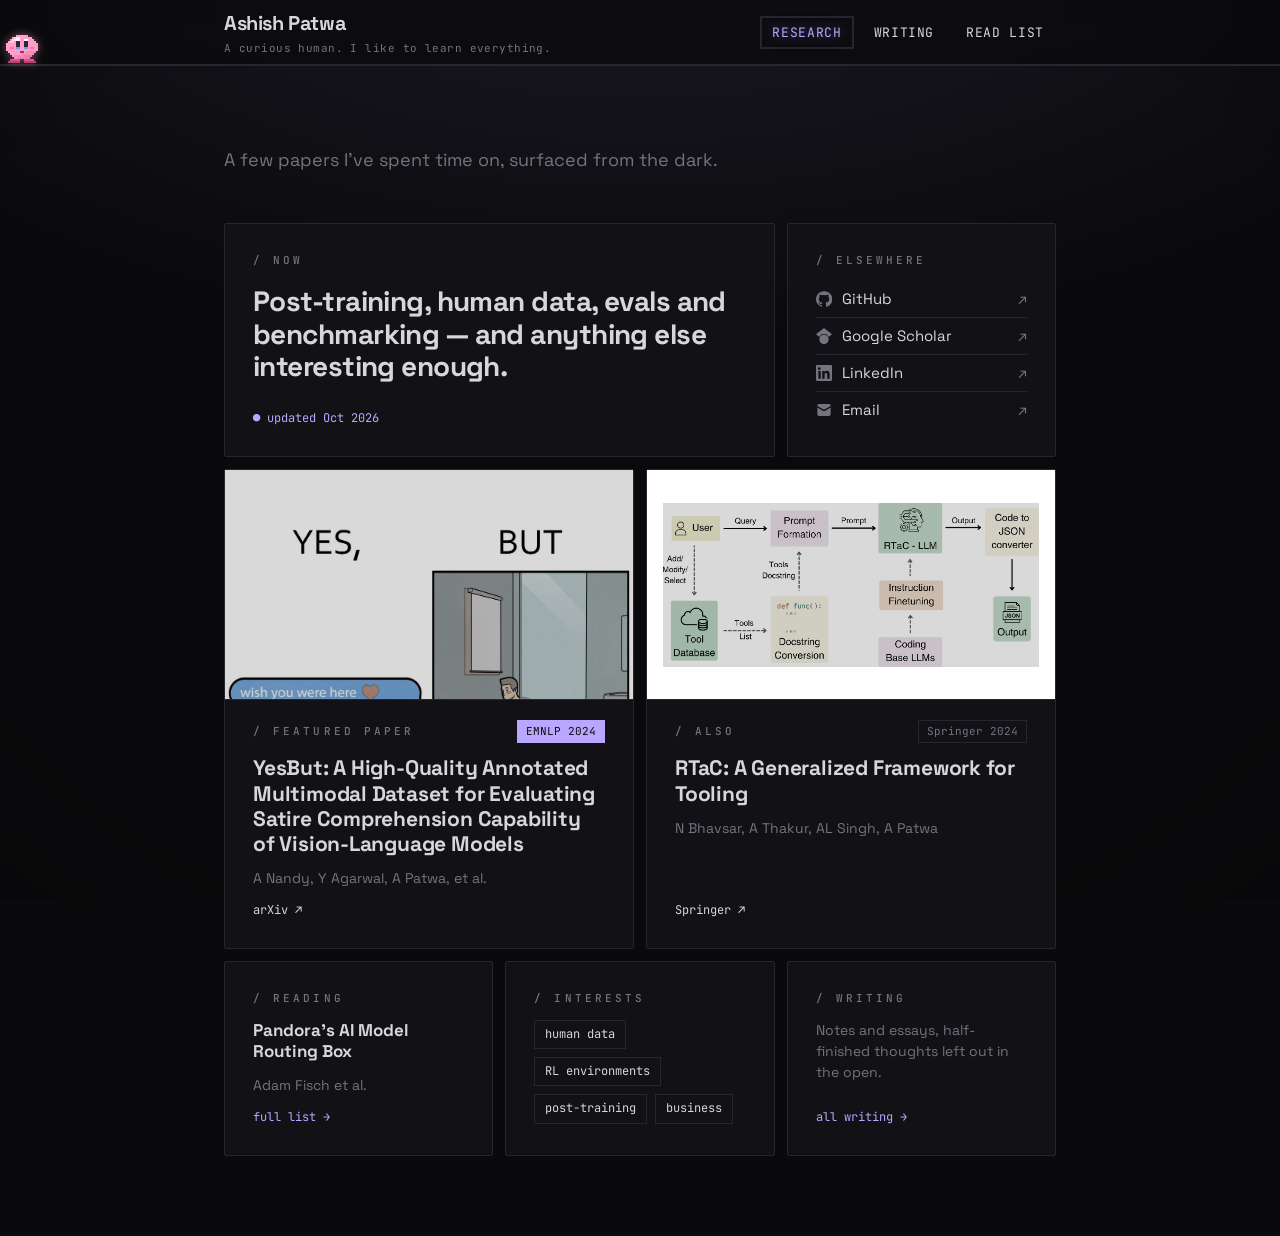
<file: personal-webpage/src/index.html>
<!DOCTYPE html>
<html lang="en">
<head>
    <meta charset="UTF-8">
    <meta name="viewport" content="width=device-width, initial-scale=1.0">
    <title>Ashish Patwa</title>
    <meta name="description" content="Ashish Patwa — research, writing, and notes from the dark.">

    <!-- Fonts: Space Grotesk (display/body) + JetBrains Mono (labels) -->
    <link rel="preconnect" href="https://fonts.googleapis.com">
    <link rel="preconnect" href="https://fonts.gstatic.com" crossorigin>
    <link href="https://fonts.googleapis.com/css2?family=Space+Grotesk:wght@400;500;700&family=JetBrains+Mono:wght@400;500;700&display=swap" rel="stylesheet">

    <link rel="stylesheet" href="styles/design-tokens.css">
    <link rel="stylesheet" href="styles/main.css">
</head>
<body>
    <!-- ===================== NAV ===================== -->
    <header class="nav">
        <div class="container nav__inner">
            <div class="nav__identity">
                <a class="nav__brand" href="#top">Ashish Patwa</a>
                <span class="nav__tagline">A curious human. I like to learn everything.</span>
            </div>

            <div class="nav__end">
                <nav>
                    <ul class="nav__list" id="navList">
                        <!-- About removed from nav (section kept in code below) -->
                        <li><a class="nav__link is-active" href="index.html">Research</a></li>
                        <li><a class="nav__link" href="sections/blogs.html">Writing</a></li>
                        <li><a class="nav__link" href="sections/read-list.html">Read List</a></li>
                    </ul>
                </nav>
            </div>

            <button class="nav__toggle" id="navToggle" aria-label="Toggle navigation" aria-expanded="false" aria-controls="navList">
                <span class="nav__toggle-bar"></span>
            </button>
        </div>

        <!-- Poyo: pixel mascot — stands still, walks to where you click -->
        <div class="poyo" aria-hidden="true">
            <span class="poyo__say">poyo!</span>
            <div class="poyo__char">
                <svg class="poyo__svg" viewBox="0 0 16 14" shape-rendering="crispEdges" xmlns="http://www.w3.org/2000/svg">
                    <!-- body -->
                    <g fill="#ff9ec9">
                        <rect x="5" y="0" width="6" height="1"/>
                        <rect x="3" y="1" width="10" height="1"/>
                        <rect x="2" y="2" width="12" height="1"/>
                        <rect x="1" y="3" width="14" height="1"/>
                        <rect x="0" y="4" width="16" height="4"/>
                        <rect x="1" y="8" width="14" height="1"/>
                        <rect x="2" y="9" width="12" height="1"/>
                        <rect x="3" y="10" width="10" height="1"/>
                        <rect x="4" y="11" width="8" height="1"/>
                    </g>
                    <!-- soft upper-left sheen -->
                    <g fill="#ffc9e2">
                        <rect x="4" y="1" width="3" height="1"/>
                        <rect x="3" y="2" width="3" height="1"/>
                        <rect x="2" y="3" width="2" height="1"/>
                    </g>
                    <g fill="#ffeaf4">
                        <rect x="5" y="1" width="2" height="1"/>
                        <rect x="4" y="2" width="1" height="1"/>
                    </g>
                    <!-- lower-right shading -->
                    <g fill="#f78ab9">
                        <rect x="10" y="8" width="5" height="1"/>
                        <rect x="8" y="9" width="6" height="1"/>
                        <rect x="4" y="10" width="9" height="1"/>
                        <rect x="4" y="11" width="8" height="1"/>
                    </g>
                    <g fill="#ea7ea9">
                        <rect x="9" y="10" width="4" height="1"/>
                        <rect x="6" y="11" width="6" height="1"/>
                    </g>
                    <!-- blush -->
                    <g fill="#ff6fa8">
                        <rect x="2" y="6" width="2" height="1"/>
                        <rect x="12" y="6" width="2" height="1"/>
                    </g>
                    <!-- eyes -->
                    <g fill="#ffffff">
                        <rect x="5" y="2" width="2" height="1"/>
                        <rect x="9" y="2" width="2" height="1"/>
                    </g>
                    <g fill="#2b2540">
                        <rect x="5" y="3" width="2" height="3"/>
                        <rect x="9" y="3" width="2" height="3"/>
                    </g>
                    <g fill="#6f9ae0">
                        <rect x="5" y="6" width="2" height="1"/>
                        <rect x="9" y="6" width="2" height="1"/>
                    </g>
                    <!-- mouth -->
                    <rect x="7" y="8" width="2" height="1" fill="#a83260"/>
                    <!-- feet: idle (standing), a/b (walk cycle) -->
                    <g class="poyo-feet poyo-feet--idle">
                        <g fill="#dd5490">
                            <rect x="2" y="12" width="5" height="1"/>
                            <rect x="9" y="12" width="5" height="1"/>
                        </g>
                        <g fill="#bb3f73">
                            <rect x="1" y="13" width="6" height="1"/>
                            <rect x="9" y="13" width="6" height="1"/>
                        </g>
                    </g>
                    <g class="poyo-feet poyo-feet--a">
                        <g fill="#dd5490">
                            <rect x="3" y="12" width="5" height="1"/>
                            <rect x="8" y="12" width="5" height="1"/>
                        </g>
                        <g fill="#bb3f73">
                            <rect x="2" y="13" width="6" height="1"/>
                            <rect x="8" y="13" width="6" height="1"/>
                        </g>
                    </g>
                    <g class="poyo-feet poyo-feet--b">
                        <g fill="#dd5490">
                            <rect x="1" y="12" width="5" height="1"/>
                            <rect x="10" y="12" width="5" height="1"/>
                        </g>
                        <g fill="#bb3f73">
                            <rect x="0" y="13" width="6" height="1"/>
                            <rect x="10" y="13" width="6" height="1"/>
                        </g>
                    </g>
                </svg>
            </div>
        </div>
    </header>

    <main id="top">
        <!-- ===================== RESEARCH (default page) ===================== -->
        <section class="section" id="research">
            <div class="container">
                <p class="lead">A few papers I've spent time on, surfaced from the dark.</p>

                <div class="bento">
                    <section class="tile tile--now">
                        <span class="tile__label">/ now</span>
                        <p class="tile__statement">Post-training, human data, evals and benchmarking &mdash; and anything else interesting enough.</p>
                        <span class="tile__meta tile__meta--accent">&#9679; updated Oct 2026</span>
                    </section>

                    <section class="tile tile--links">
                        <span class="tile__label">/ elsewhere</span>
                        <ul class="tile__links">
                            <li><a href="https://github.com/coder360-crypto" target="_blank" rel="noopener"><span class="tile__link-name"><svg class="tile__icon" viewBox="0 0 24 24" aria-hidden="true"><path d="M12 .3a12 12 0 0 0-3.8 23.4c.6.1.8-.3.8-.6v-2c-3.3.7-4-1.6-4-1.6-.6-1.4-1.4-1.8-1.4-1.8-1-.7.1-.7.1-.7 1.2.1 1.8 1.2 1.8 1.2 1 1.8 2.8 1.3 3.5 1 0-.8.4-1.3.7-1.6-2.7-.3-5.5-1.3-5.5-5.9 0-1.3.5-2.4 1.2-3.2 0-.4-.5-1.6.2-3.2 0 0 1-.3 3.3 1.2a11.5 11.5 0 0 1 6 0C17.4 5 18.4 5.3 18.4 5.3c.7 1.6.2 2.8.1 3.2.8.8 1.2 1.9 1.2 3.2 0 4.6-2.8 5.6-5.5 5.9.5.4.9 1.1.9 2.3v3.3c0 .3.2.7.8.6A12 12 0 0 0 12 .3"/></svg><span>GitHub</span></span><span aria-hidden="true">&#8599;</span></a></li>
                            <li><a href="https://scholar.google.com/citations?user=6ay8-fIAAAAJ" target="_blank" rel="noopener"><span class="tile__link-name"><svg class="tile__icon" viewBox="0 0 24 24" aria-hidden="true"><path d="M12 24a7 7 0 1 1 0-14 7 7 0 0 1 0 14zm0-24L0 9.5l4.8 3.9A8 8 0 0 1 12 9a8 8 0 0 1 7.2 4.4L24 9.5 12 0z"/></svg><span>Google Scholar</span></span><span aria-hidden="true">&#8599;</span></a></li>
                            <li><a href="https://www.linkedin.com/in/ashish-patwa-182b2b223/" target="_blank" rel="noopener"><span class="tile__link-name"><svg class="tile__icon" viewBox="0 0 24 24" aria-hidden="true"><path d="M20.4 20.5h-3.6v-5.6c0-1.3 0-3-1.8-3s-2.1 1.4-2.1 2.9v5.7H9.4V9h3.4v1.6h.05c.5-.9 1.6-1.9 3.4-1.9 3.6 0 4.3 2.4 4.3 5.5v6.3zM5.3 7.4a2.1 2.1 0 1 1 0-4.1 2.1 2.1 0 0 1 0 4.1zm1.8 13.1H3.6V9h3.5v11.5zM22.2 0H1.8C.8 0 0 .8 0 1.7v20.6c0 .9.8 1.7 1.8 1.7h20.4c1 0 1.8-.8 1.8-1.7V1.7c0-.9-.8-1.7-1.8-1.7z"/></svg><span>LinkedIn</span></span><span aria-hidden="true">&#8599;</span></a></li>
                            <li><a href="mailto:ashishdevvanshi786@gmail.com"><span class="tile__link-name"><svg class="tile__icon" viewBox="0 0 24 24" aria-hidden="true"><path d="M2 5.5A2.5 2.5 0 0 1 4.5 3h15A2.5 2.5 0 0 1 22 5.5v.4l-10 5.9L2 5.9v-.4zm0 2.7v10.3A2.5 2.5 0 0 0 4.5 21h15a2.5 2.5 0 0 0 2.5-2.5V8.2l-9.5 5.6a1 1 0 0 1-1 0L2 8.2z"/></svg><span>Email</span></span><span aria-hidden="true">&#8599;</span></a></li>
                        </ul>
                    </section>

                    <section class="tile tile--paper">
                        <a class="tile__preview" href="https://arxiv.org/abs/2409.13592" aria-label="Open the YesBut paper">
                            <img src="assets/papers/yesbut.jpg" alt="" loading="lazy" onerror="this.remove()">
                            <span class="tile__preview-fallback">paper preview</span>
                        </a>
                        <div class="tile__head">
                            <span class="tile__label">/ featured paper</span>
                            <span class="tile__badge tile__badge--accent">EMNLP 2024</span>
                        </div>
                        <h3 class="tile__title"><a href="https://arxiv.org/abs/2409.13592">YesBut: A High-Quality Annotated Multimodal Dataset for Evaluating Satire Comprehension Capability of Vision-Language Models</a></h3>
                        <p class="tile__desc">A Nandy, Y Agarwal, A Patwa, et al.</p>
                        <div class="tile__actions">
                            <a href="https://arxiv.org/abs/2409.13592">arXiv &#8599;</a>
                        </div>
                    </section>

                    <section class="tile tile--paper">
                        <a class="tile__preview tile__preview--light" href="https://link.springer.com/chapter/10.1007/978-3-031-65794-8_5" aria-label="Open the RTaC paper">
                            <img class="tile__preview-img--contain" src="assets/papers/rtac.png" alt="" loading="lazy" onerror="this.remove()">
                            <span class="tile__preview-fallback">paper preview</span>
                        </a>
                        <div class="tile__head">
                            <span class="tile__label">/ also</span>
                            <span class="tile__badge">Springer 2024</span>
                        </div>
                        <h3 class="tile__title"><a href="https://link.springer.com/chapter/10.1007/978-3-031-65794-8_5">RTaC: A Generalized Framework for Tooling</a></h3>
                        <p class="tile__desc">N Bhavsar, A Thakur, AL Singh, A Patwa</p>
                        <div class="tile__actions">
                            <a href="https://link.springer.com/chapter/10.1007/978-3-031-65794-8_5">Springer &#8599;</a>
                        </div>
                    </section>

                    <section class="tile tile--small">
                        <span class="tile__label">/ reading</span>
                        <a class="tile__item" href="https://www.alphaxiv.org/pdf/2608.20316v1">Pandora's AI Model Routing Box</a>
                        <p class="tile__desc">Adam Fisch et al.</p>
                        <a class="tile__more" href="sections/read-list.html">full list &#8594;</a>
                    </section>

                    <section class="tile tile--small">
                        <span class="tile__label">/ interests</span>
                        <ul class="tile__chips">
                            <li>human data</li>
                            <li>RL environments</li>
                            <li>post-training</li>
                            <li>business</li>
                        </ul>
                    </section>

                    <section class="tile tile--small">
                        <span class="tile__label">/ writing</span>
                        <p class="tile__desc">Notes and essays, half-finished thoughts left out in the open.</p>
                        <a class="tile__more" href="sections/blogs.html">all writing &#8594;</a>
                    </section>
                </div>
            </div>
        </section>

        <!-- ===================== ABOUT (removed from page, kept in code) ===================== -->
        <!--
        <section class="section" id="about">
            <div class="container section--narrow">
                <span class="kicker">/ about</span>
                <h2 class="heading">About</h2>
                <div class="prose">
                    <p>
                        Hello! I'm <strong>Ashish Patwa</strong>, a researcher and writer working in
                        [your field]. I'm drawn to [topic one], [topic two], and the messy space where
                        they overlap.
                    </p>
                    <p>
                        I studied [Your Degree] at [Your University], and since then I've kept one foot
                        in research and the other in building real things. A lot of what I learn ends up
                        in the notes below.
                    </p>
                    <p>
                        Outside of work you'll usually find me [your hobbies]. I try to learn in public,
                        so feel free to reach out if something here resonates.
                    </p>
                </div>
                <p class="currently">
                    <span class="currently__label">Currently</span>
                    exploring [topic] and reading [book title].
                </p>
            </div>
        </section>
        -->

        <!-- Writing lives on its own page: sections/blogs.html -->
    </main>

    <!-- ===================== FOOTER ===================== -->

    <script src="scripts/main.js"></script>
</body>
</html>
</file>
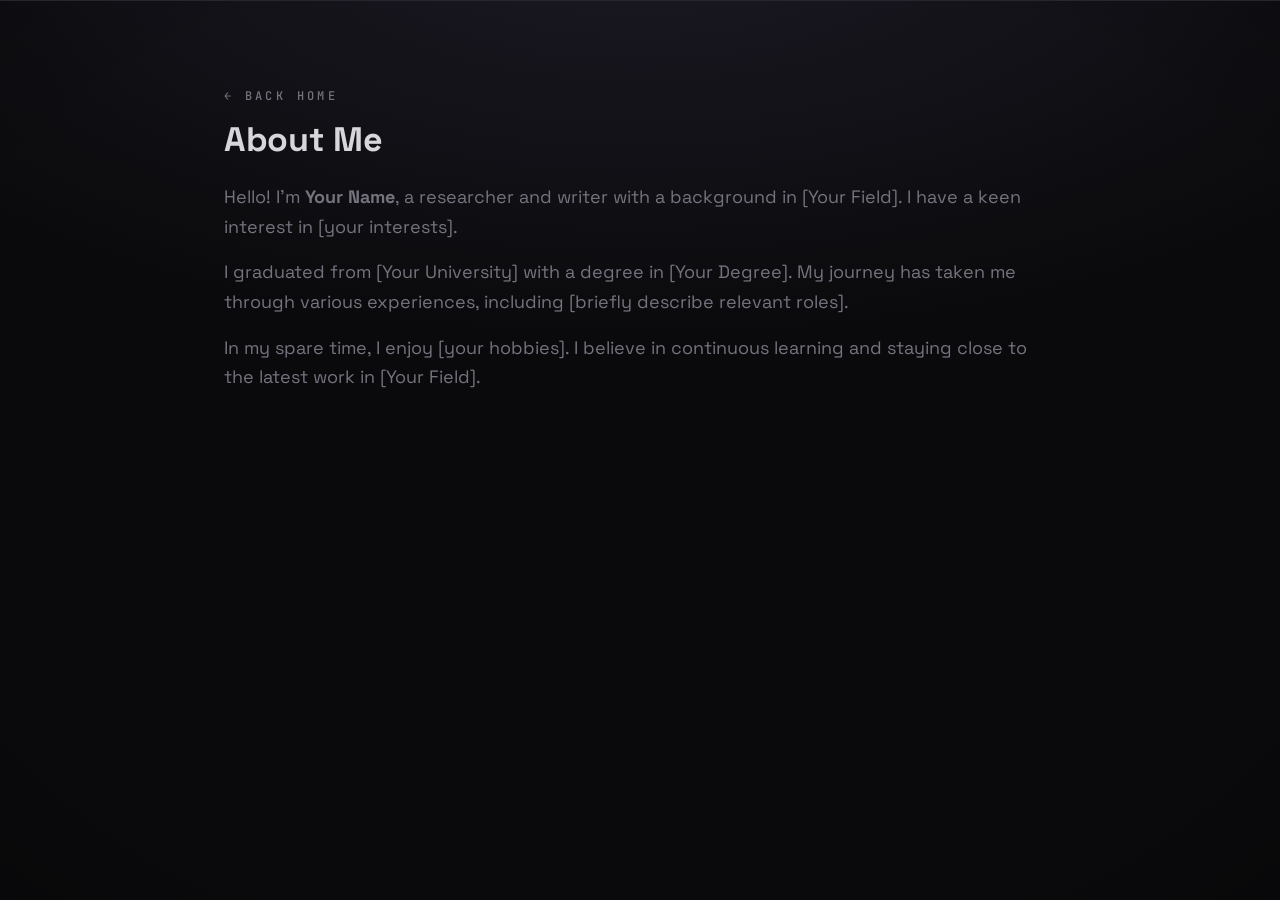
<file: personal-webpage/src/sections/about-me.html>
<!DOCTYPE html>
<html lang="en">
<head>
    <meta charset="UTF-8">
    <meta name="viewport" content="width=device-width, initial-scale=1.0">
    <title>About Me — Your Name</title>
    <link rel="preconnect" href="https://fonts.googleapis.com">
    <link rel="preconnect" href="https://fonts.gstatic.com" crossorigin>
    <link href="https://fonts.googleapis.com/css2?family=Space+Grotesk:wght@400;500;700&family=JetBrains+Mono:wght@400;500;700&display=swap" rel="stylesheet">
    <link rel="stylesheet" href="../styles/design-tokens.css">
    <link rel="stylesheet" href="../styles/main.css">
</head>
<body>
    <section class="section" id="about-me">
        <div class="container">
            <a class="kicker" href="../index.html#about">← back home</a>
            <h1 class="heading">About Me</h1>
            <div class="prose">
                <p>Hello! I'm <strong>Your Name</strong>, a researcher and writer with a background in [Your Field]. I have a keen interest in [your interests].</p>
                <p>I graduated from [Your University] with a degree in [Your Degree]. My journey has taken me through various experiences, including [briefly describe relevant roles].</p>
                <p>In my spare time, I enjoy [your hobbies]. I believe in continuous learning and staying close to the latest work in [Your Field].</p>
            </div>
        </div>
    </section>
</body>
</html>
</file>
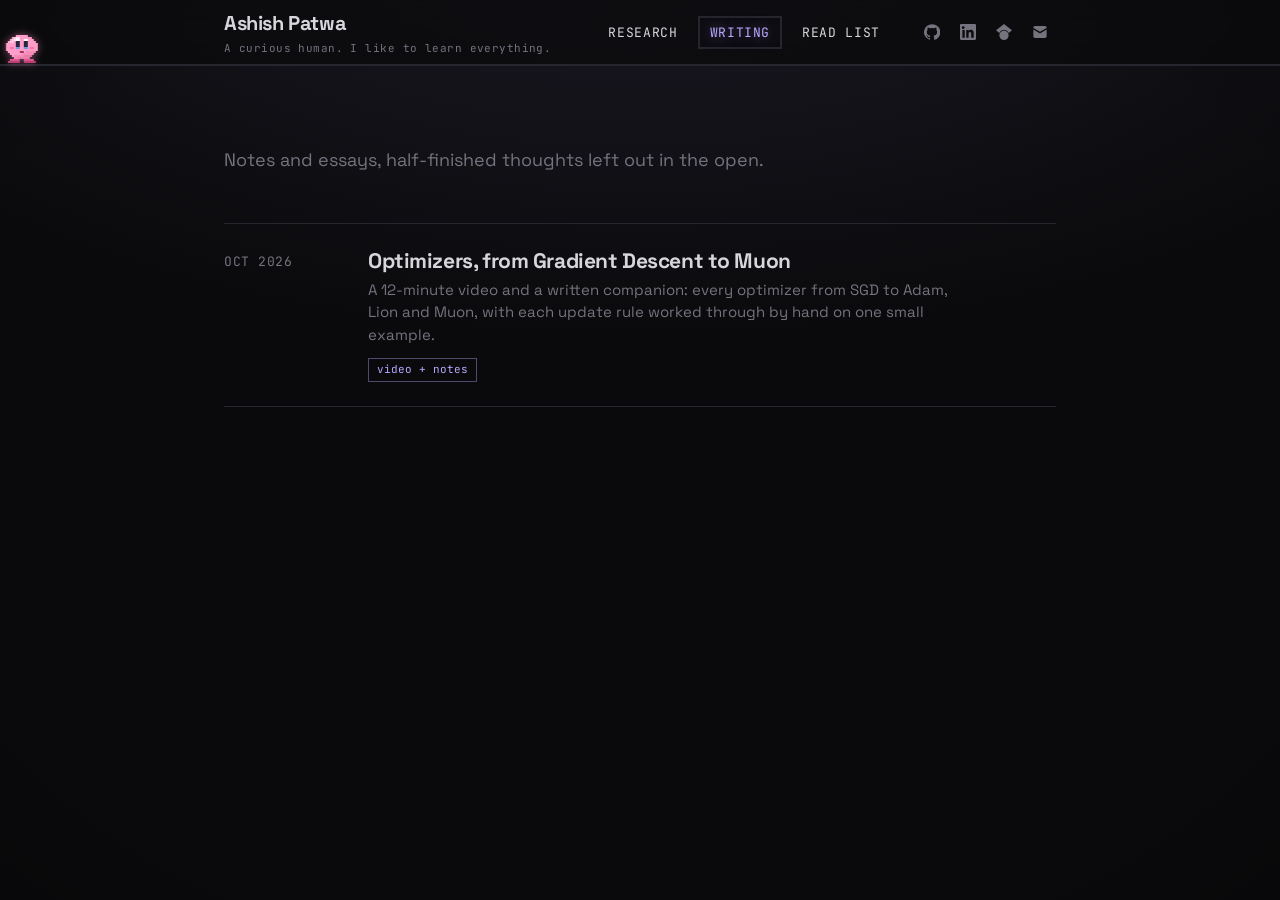
<file: personal-webpage/src/sections/blogs.html>
<!DOCTYPE html>
<html lang="en">
<head>
    <meta charset="UTF-8">
    <meta name="viewport" content="width=device-width, initial-scale=1.0">
    <title>Writing — Ashish Patwa</title>
    <link rel="preconnect" href="https://fonts.googleapis.com">
    <link rel="preconnect" href="https://fonts.gstatic.com" crossorigin>
    <link href="https://fonts.googleapis.com/css2?family=Space+Grotesk:wght@400;500;700&family=JetBrains+Mono:wght@400;500;700&display=swap" rel="stylesheet">
    <link rel="stylesheet" href="../styles/design-tokens.css">
    <link rel="stylesheet" href="../styles/main.css">
</head>
<body>
    <header class="nav">
        <div class="container nav__inner">
            <div class="nav__identity">
                <a class="nav__brand" href="../index.html">Ashish Patwa</a>
                <span class="nav__tagline">A curious human. I like to learn everything.</span>
            </div>

            <div class="nav__end">
                <nav>
                    <ul class="nav__list" id="navList">
                        <li><a class="nav__link" href="../index.html">Research</a></li>
                        <li><a class="nav__link is-active" href="blogs.html">Writing</a></li>
                        <li><a class="nav__link" href="read-list.html">Read List</a></li>
                    </ul>
                </nav>

                <div class="nav__social">
                    <a class="nav__icon" href="https://github.com/coder360-crypto" target="_blank" rel="noopener" aria-label="GitHub" title="GitHub">
                        <svg viewBox="0 0 24 24" aria-hidden="true"><path d="M12 .3a12 12 0 0 0-3.8 23.4c.6.1.8-.3.8-.6v-2c-3.3.7-4-1.6-4-1.6-.6-1.4-1.4-1.8-1.4-1.8-1-.7.1-.7.1-.7 1.2.1 1.8 1.2 1.8 1.2 1 1.8 2.8 1.3 3.5 1 0-.8.4-1.3.7-1.6-2.7-.3-5.5-1.3-5.5-5.9 0-1.3.5-2.4 1.2-3.2 0-.4-.5-1.6.2-3.2 0 0 1-.3 3.3 1.2a11.5 11.5 0 0 1 6 0C17.4 5 18.4 5.3 18.4 5.3c.7 1.6.2 2.8.1 3.2.8.8 1.2 1.9 1.2 3.2 0 4.6-2.8 5.6-5.5 5.9.5.4.9 1.1.9 2.3v3.3c0 .3.2.7.8.6A12 12 0 0 0 12 .3"/></svg>
                    </a>
                    <a class="nav__icon" href="https://www.linkedin.com/in/ashish-patwa-182b2b223/" target="_blank" rel="noopener" aria-label="LinkedIn" title="LinkedIn">
                        <svg viewBox="0 0 24 24" aria-hidden="true"><path d="M20.4 20.5h-3.6v-5.6c0-1.3 0-3-1.8-3s-2.1 1.4-2.1 2.9v5.7H9.4V9h3.4v1.6h.05c.5-.9 1.6-1.9 3.4-1.9 3.6 0 4.3 2.4 4.3 5.5v6.3zM5.3 7.4a2.1 2.1 0 1 1 0-4.1 2.1 2.1 0 0 1 0 4.1zm1.8 13.1H3.6V9h3.5v11.5zM22.2 0H1.8C.8 0 0 .8 0 1.7v20.6c0 .9.8 1.7 1.8 1.7h20.4c1 0 1.8-.8 1.8-1.7V1.7c0-.9-.8-1.7-1.8-1.7z"/></svg>
                    </a>
                    <a class="nav__icon" href="https://scholar.google.com/citations?user=6ay8-fIAAAAJ" target="_blank" rel="noopener" aria-label="Google Scholar" title="Google Scholar">
                        <svg viewBox="0 0 24 24" aria-hidden="true"><path d="M12 24a7 7 0 1 1 0-14 7 7 0 0 1 0 14zm0-24L0 9.5l4.8 3.9A8 8 0 0 1 12 9a8 8 0 0 1 7.2 4.4L24 9.5 12 0z"/></svg>
                    </a>
                    <a class="nav__icon" href="mailto:ashishdevvanshi786@gmail.com" aria-label="Email" title="Email">
                        <svg viewBox="0 0 24 24" aria-hidden="true"><path d="M2 5.5A2.5 2.5 0 0 1 4.5 3h15A2.5 2.5 0 0 1 22 5.5v.4l-10 5.9L2 5.9v-.4zm0 2.7v10.3A2.5 2.5 0 0 0 4.5 21h15a2.5 2.5 0 0 0 2.5-2.5V8.2l-9.5 5.6a1 1 0 0 1-1 0L2 8.2z"/></svg>
                    </a>
                </div>
            </div>

            <button class="nav__toggle" id="navToggle" aria-label="Toggle navigation" aria-expanded="false" aria-controls="navList">
                <span class="nav__toggle-bar"></span>
            </button>
        </div>

        <!-- Poyo: pixel mascot — stands still, walks to where you click -->
        <div class="poyo" aria-hidden="true">
            <span class="poyo__say">poyo!</span>
            <div class="poyo__char">
                <svg class="poyo__svg" viewBox="0 0 16 14" shape-rendering="crispEdges" xmlns="http://www.w3.org/2000/svg">
                    <!-- body -->
                    <g fill="#ff9ec9">
                        <rect x="5" y="0" width="6" height="1"/>
                        <rect x="3" y="1" width="10" height="1"/>
                        <rect x="2" y="2" width="12" height="1"/>
                        <rect x="1" y="3" width="14" height="1"/>
                        <rect x="0" y="4" width="16" height="4"/>
                        <rect x="1" y="8" width="14" height="1"/>
                        <rect x="2" y="9" width="12" height="1"/>
                        <rect x="3" y="10" width="10" height="1"/>
                        <rect x="4" y="11" width="8" height="1"/>
                    </g>
                    <!-- soft upper-left sheen -->
                    <g fill="#ffc9e2">
                        <rect x="4" y="1" width="3" height="1"/>
                        <rect x="3" y="2" width="3" height="1"/>
                        <rect x="2" y="3" width="2" height="1"/>
                    </g>
                    <g fill="#ffeaf4">
                        <rect x="5" y="1" width="2" height="1"/>
                        <rect x="4" y="2" width="1" height="1"/>
                    </g>
                    <!-- lower-right shading -->
                    <g fill="#f78ab9">
                        <rect x="10" y="8" width="5" height="1"/>
                        <rect x="8" y="9" width="6" height="1"/>
                        <rect x="4" y="10" width="9" height="1"/>
                        <rect x="4" y="11" width="8" height="1"/>
                    </g>
                    <g fill="#ea7ea9">
                        <rect x="9" y="10" width="4" height="1"/>
                        <rect x="6" y="11" width="6" height="1"/>
                    </g>
                    <!-- blush -->
                    <g fill="#ff6fa8">
                        <rect x="2" y="6" width="2" height="1"/>
                        <rect x="12" y="6" width="2" height="1"/>
                    </g>
                    <!-- eyes -->
                    <g fill="#ffffff">
                        <rect x="5" y="2" width="2" height="1"/>
                        <rect x="9" y="2" width="2" height="1"/>
                    </g>
                    <g fill="#2b2540">
                        <rect x="5" y="3" width="2" height="3"/>
                        <rect x="9" y="3" width="2" height="3"/>
                    </g>
                    <g fill="#6f9ae0">
                        <rect x="5" y="6" width="2" height="1"/>
                        <rect x="9" y="6" width="2" height="1"/>
                    </g>
                    <!-- mouth -->
                    <rect x="7" y="8" width="2" height="1" fill="#a83260"/>
                    <!-- feet: idle (standing), a/b (walk cycle) -->
                    <g class="poyo-feet poyo-feet--idle">
                        <g fill="#dd5490">
                            <rect x="2" y="12" width="5" height="1"/>
                            <rect x="9" y="12" width="5" height="1"/>
                        </g>
                        <g fill="#bb3f73">
                            <rect x="1" y="13" width="6" height="1"/>
                            <rect x="9" y="13" width="6" height="1"/>
                        </g>
                    </g>
                    <g class="poyo-feet poyo-feet--a">
                        <g fill="#dd5490">
                            <rect x="3" y="12" width="5" height="1"/>
                            <rect x="8" y="12" width="5" height="1"/>
                        </g>
                        <g fill="#bb3f73">
                            <rect x="2" y="13" width="6" height="1"/>
                            <rect x="8" y="13" width="6" height="1"/>
                        </g>
                    </g>
                    <g class="poyo-feet poyo-feet--b">
                        <g fill="#dd5490">
                            <rect x="1" y="12" width="5" height="1"/>
                            <rect x="10" y="12" width="5" height="1"/>
                        </g>
                        <g fill="#bb3f73">
                            <rect x="0" y="13" width="6" height="1"/>
                            <rect x="10" y="13" width="6" height="1"/>
                        </g>
                    </g>
                </svg>
            </div>
        </div>
    </header>

    <main>
        <section class="section" id="writing">
            <div class="container">
                <p class="lead">Notes and essays, half-finished thoughts left out in the open.</p>

                <ul class="post-list">
                    <li class="post">
                        <span class="post__date">Oct 2026</span>
                        <div>
                            <h3 class="post__title"><a href="optimizers.html">Optimizers, from Gradient Descent to Muon</a></h3>
                            <p class="post__excerpt">A 12-minute video and a written companion: every optimizer from SGD to Adam, Lion and Muon, with each update rule worked through by hand on one small example.</p>
                            <span class="post__tag">video + notes</span>
                        </div>
                    </li>
                </ul>
            </div>
        </section>
    </main>


    <script src="../scripts/main.js"></script>
</body>
</html>
</file>
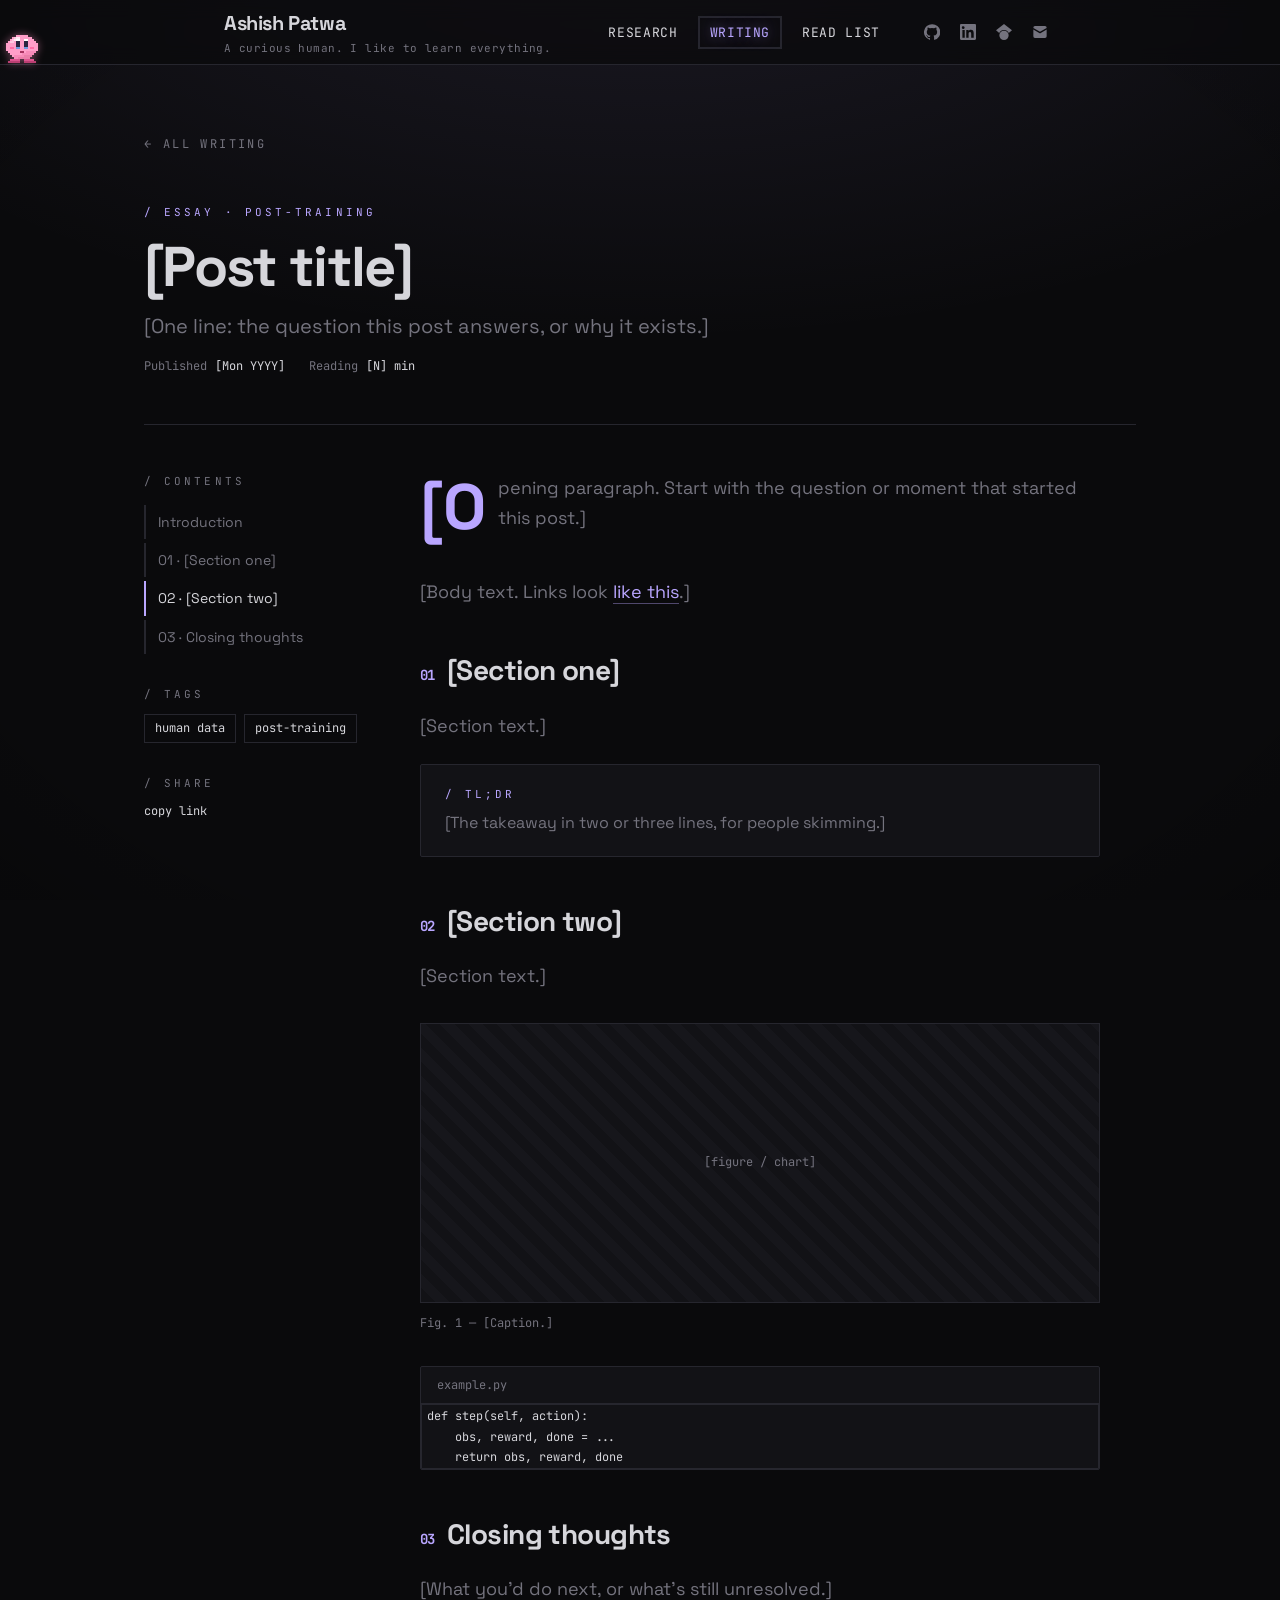
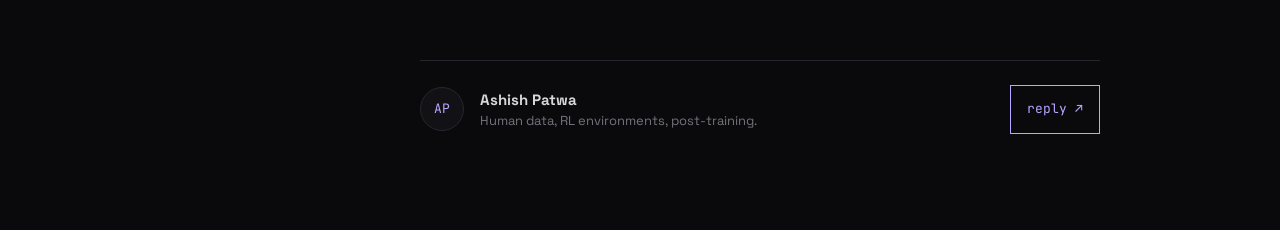
<file: personal-webpage/src/sections/post-template.html>
<!DOCTYPE html>
<html lang="en">
<head>
    <meta charset="UTF-8">
    <meta name="viewport" content="width=device-width, initial-scale=1.0">
    <title>[Post title] — Ashish Patwa</title>
    <link rel="preconnect" href="https://fonts.googleapis.com">
    <link rel="preconnect" href="https://fonts.gstatic.com" crossorigin>
    <link href="https://fonts.googleapis.com/css2?family=Space+Grotesk:wght@400;500;700&family=JetBrains+Mono:wght@400;500;700&display=swap" rel="stylesheet">
    <link rel="stylesheet" href="../styles/design-tokens.css">
    <link rel="stylesheet" href="../styles/main.css">
</head>
<body>
    <header class="nav">
        <div class="container nav__inner">
            <div class="nav__identity">
                <a class="nav__brand" href="../index.html">Ashish Patwa</a>
                <span class="nav__tagline">A curious human. I like to learn everything.</span>
            </div>

            <div class="nav__end">
                <nav>
                    <ul class="nav__list" id="navList">
                        <li><a class="nav__link" href="../index.html">Research</a></li>
                        <li><a class="nav__link is-active" href="blogs.html">Writing</a></li>
                        <li><a class="nav__link" href="read-list.html">Read List</a></li>
                    </ul>
                </nav>

                <div class="nav__social">
                    <a class="nav__icon" href="https://github.com/coder360-crypto" target="_blank" rel="noopener" aria-label="GitHub" title="GitHub">
                        <svg viewBox="0 0 24 24" aria-hidden="true"><path d="M12 .3a12 12 0 0 0-3.8 23.4c.6.1.8-.3.8-.6v-2c-3.3.7-4-1.6-4-1.6-.6-1.4-1.4-1.8-1.4-1.8-1-.7.1-.7.1-.7 1.2.1 1.8 1.2 1.8 1.2 1 1.8 2.8 1.3 3.5 1 0-.8.4-1.3.7-1.6-2.7-.3-5.5-1.3-5.5-5.9 0-1.3.5-2.4 1.2-3.2 0-.4-.5-1.6.2-3.2 0 0 1-.3 3.3 1.2a11.5 11.5 0 0 1 6 0C17.4 5 18.4 5.3 18.4 5.3c.7 1.6.2 2.8.1 3.2.8.8 1.2 1.9 1.2 3.2 0 4.6-2.8 5.6-5.5 5.9.5.4.9 1.1.9 2.3v3.3c0 .3.2.7.8.6A12 12 0 0 0 12 .3"/></svg>
                    </a>
                    <a class="nav__icon" href="https://www.linkedin.com/in/ashish-patwa-182b2b223/" target="_blank" rel="noopener" aria-label="LinkedIn" title="LinkedIn">
                        <svg viewBox="0 0 24 24" aria-hidden="true"><path d="M20.4 20.5h-3.6v-5.6c0-1.3 0-3-1.8-3s-2.1 1.4-2.1 2.9v5.7H9.4V9h3.4v1.6h.05c.5-.9 1.6-1.9 3.4-1.9 3.6 0 4.3 2.4 4.3 5.5v6.3zM5.3 7.4a2.1 2.1 0 1 1 0-4.1 2.1 2.1 0 0 1 0 4.1zm1.8 13.1H3.6V9h3.5v11.5zM22.2 0H1.8C.8 0 0 .8 0 1.7v20.6c0 .9.8 1.7 1.8 1.7h20.4c1 0 1.8-.8 1.8-1.7V1.7c0-.9-.8-1.7-1.8-1.7z"/></svg>
                    </a>
                    <a class="nav__icon" href="https://scholar.google.com/citations?user=6ay8-fIAAAAJ" target="_blank" rel="noopener" aria-label="Google Scholar" title="Google Scholar">
                        <svg viewBox="0 0 24 24" aria-hidden="true"><path d="M12 24a7 7 0 1 1 0-14 7 7 0 0 1 0 14zm0-24L0 9.5l4.8 3.9A8 8 0 0 1 12 9a8 8 0 0 1 7.2 4.4L24 9.5 12 0z"/></svg>
                    </a>
                    <a class="nav__icon" href="mailto:ashishdevvanshi786@gmail.com" aria-label="Email" title="Email">
                        <svg viewBox="0 0 24 24" aria-hidden="true"><path d="M2 5.5A2.5 2.5 0 0 1 4.5 3h15A2.5 2.5 0 0 1 22 5.5v.4l-10 5.9L2 5.9v-.4zm0 2.7v10.3A2.5 2.5 0 0 0 4.5 21h15a2.5 2.5 0 0 0 2.5-2.5V8.2l-9.5 5.6a1 1 0 0 1-1 0L2 8.2z"/></svg>
                    </a>
                </div>
            </div>

            <button class="nav__toggle" id="navToggle" aria-label="Toggle navigation" aria-expanded="false" aria-controls="navList">
                <span class="nav__toggle-bar"></span>
            </button>
        </div>

        <!-- Poyo: pixel mascot — stands still, walks to where you click -->
        <div class="poyo" aria-hidden="true">
            <span class="poyo__say">poyo!</span>
            <div class="poyo__char">
                <svg class="poyo__svg" viewBox="0 0 16 14" shape-rendering="crispEdges" xmlns="http://www.w3.org/2000/svg">
                    <!-- body -->
                    <g fill="#ff9ec9">
                        <rect x="5" y="0" width="6" height="1"/>
                        <rect x="3" y="1" width="10" height="1"/>
                        <rect x="2" y="2" width="12" height="1"/>
                        <rect x="1" y="3" width="14" height="1"/>
                        <rect x="0" y="4" width="16" height="4"/>
                        <rect x="1" y="8" width="14" height="1"/>
                        <rect x="2" y="9" width="12" height="1"/>
                        <rect x="3" y="10" width="10" height="1"/>
                        <rect x="4" y="11" width="8" height="1"/>
                    </g>
                    <!-- soft upper-left sheen -->
                    <g fill="#ffc9e2">
                        <rect x="4" y="1" width="3" height="1"/>
                        <rect x="3" y="2" width="3" height="1"/>
                        <rect x="2" y="3" width="2" height="1"/>
                    </g>
                    <g fill="#ffeaf4">
                        <rect x="5" y="1" width="2" height="1"/>
                        <rect x="4" y="2" width="1" height="1"/>
                    </g>
                    <!-- lower-right shading -->
                    <g fill="#f78ab9">
                        <rect x="10" y="8" width="5" height="1"/>
                        <rect x="8" y="9" width="6" height="1"/>
                        <rect x="4" y="10" width="9" height="1"/>
                        <rect x="4" y="11" width="8" height="1"/>
                    </g>
                    <g fill="#ea7ea9">
                        <rect x="9" y="10" width="4" height="1"/>
                        <rect x="6" y="11" width="6" height="1"/>
                    </g>
                    <!-- blush -->
                    <g fill="#ff6fa8">
                        <rect x="2" y="6" width="2" height="1"/>
                        <rect x="12" y="6" width="2" height="1"/>
                    </g>
                    <!-- eyes -->
                    <g fill="#ffffff">
                        <rect x="5" y="2" width="2" height="1"/>
                        <rect x="9" y="2" width="2" height="1"/>
                    </g>
                    <g fill="#2b2540">
                        <rect x="5" y="3" width="2" height="3"/>
                        <rect x="9" y="3" width="2" height="3"/>
                    </g>
                    <g fill="#6f9ae0">
                        <rect x="5" y="6" width="2" height="1"/>
                        <rect x="9" y="6" width="2" height="1"/>
                    </g>
                    <!-- mouth -->
                    <rect x="7" y="8" width="2" height="1" fill="#a83260"/>
                    <!-- feet: idle (standing), a/b (walk cycle) -->
                    <g class="poyo-feet poyo-feet--idle">
                        <g fill="#dd5490">
                            <rect x="2" y="12" width="5" height="1"/>
                            <rect x="9" y="12" width="5" height="1"/>
                        </g>
                        <g fill="#bb3f73">
                            <rect x="1" y="13" width="6" height="1"/>
                            <rect x="9" y="13" width="6" height="1"/>
                        </g>
                    </g>
                    <g class="poyo-feet poyo-feet--a">
                        <g fill="#dd5490">
                            <rect x="3" y="12" width="5" height="1"/>
                            <rect x="8" y="12" width="5" height="1"/>
                        </g>
                        <g fill="#bb3f73">
                            <rect x="2" y="13" width="6" height="1"/>
                            <rect x="8" y="13" width="6" height="1"/>
                        </g>
                    </g>
                    <g class="poyo-feet poyo-feet--b">
                        <g fill="#dd5490">
                            <rect x="1" y="12" width="5" height="1"/>
                            <rect x="10" y="12" width="5" height="1"/>
                        </g>
                        <g fill="#bb3f73">
                            <rect x="0" y="13" width="6" height="1"/>
                            <rect x="10" y="13" width="6" height="1"/>
                        </g>
                    </g>
                </svg>
            </div>
        </div>
    </header>

    <main>
        <article class="article">
            <div class="container container--wide">
                <a class="article__back" href="blogs.html">&#8592; all writing</a>

                <header class="article__header">
                    <span class="article__kicker">/ essay &middot; post-training</span>
                    <h1 class="article__title">[Post title]</h1>
                    <p class="article__dek">[One line: the question this post answers, or why it exists.]</p>
                    <dl class="article__meta">
                        <div><dt>Published</dt><dd>[Mon YYYY]</dd></div>
                        <div><dt>Reading</dt><dd>[N] min</dd></div>
                    </dl>
                </header>

                <div class="article__layout">
                    <aside class="article__rail">
                        <nav class="toc" aria-label="Contents">
                            <span class="rail__label">/ contents</span>
                            <a class="toc__link" href="#intro">Introduction</a>
                            <a class="toc__link" href="#section-1">01 &middot; [Section one]</a>
                            <a class="toc__link" href="#section-2">02 &middot; [Section two]</a>
                            <a class="toc__link" href="#closing">03 &middot; Closing thoughts</a>
                        </nav>
                        <div class="rail__group">
                            <span class="rail__label">/ tags</span>
                            <ul class="tile__chips">
                                <li>human data</li>
                                <li>post-training</li>
                            </ul>
                        </div>
                        <div class="rail__group rail__share">
                            <span class="rail__label">/ share</span>
                            <button type="button" class="rail__copy" data-copy-link>copy link</button>
                        </div>
                    </aside>

                    <div class="article__body prose">
                        <p class="article__lede" id="intro">[Opening paragraph. Start with the question or moment that started this post.]</p>
                        <p>[Body text. Links look <a href="#">like this</a>.]</p>

                        <h2 id="section-1"><span class="article__num">01</span>[Section one]</h2>
                        <p>[Section text.]</p>

                        <aside class="callout">
                            <span class="rail__label">/ tl;dr</span>
                            <p>[The takeaway in two or three lines, for people skimming.]</p>
                        </aside>

                        <h2 id="section-2"><span class="article__num">02</span>[Section two]</h2>
                        <p>[Section text.]</p>

                        <figure class="figure">
                            <div class="figure__frame">[figure / chart]</div>
                            <figcaption>Fig. 1 &mdash; [Caption.]</figcaption>
                        </figure>

                        <pre class="code"><span class="code__file">example.py</span><code>def step(self, action):
    obs, reward, done = ...
    return obs, reward, done</code></pre>

                        <h2 id="closing"><span class="article__num">03</span>Closing thoughts</h2>
                        <p>[What you'd do next, or what's still unresolved.]</p>

                        <div class="byline">
                            <span class="byline__avatar" aria-hidden="true">AP</span>
                            <div class="byline__text">
                                <strong>Ashish Patwa</strong>
                                <span>Human data, RL environments, post-training.</span>
                            </div>
                            <a class="byline__reply" href="mailto:ashishdevvanshi786@gmail.com">reply &#8599;</a>
                        </div>
                    </div>
                </div>
            </div>
        </article>
    </main>


    <script src="../scripts/main.js"></script>
</body>
</html>
</file>
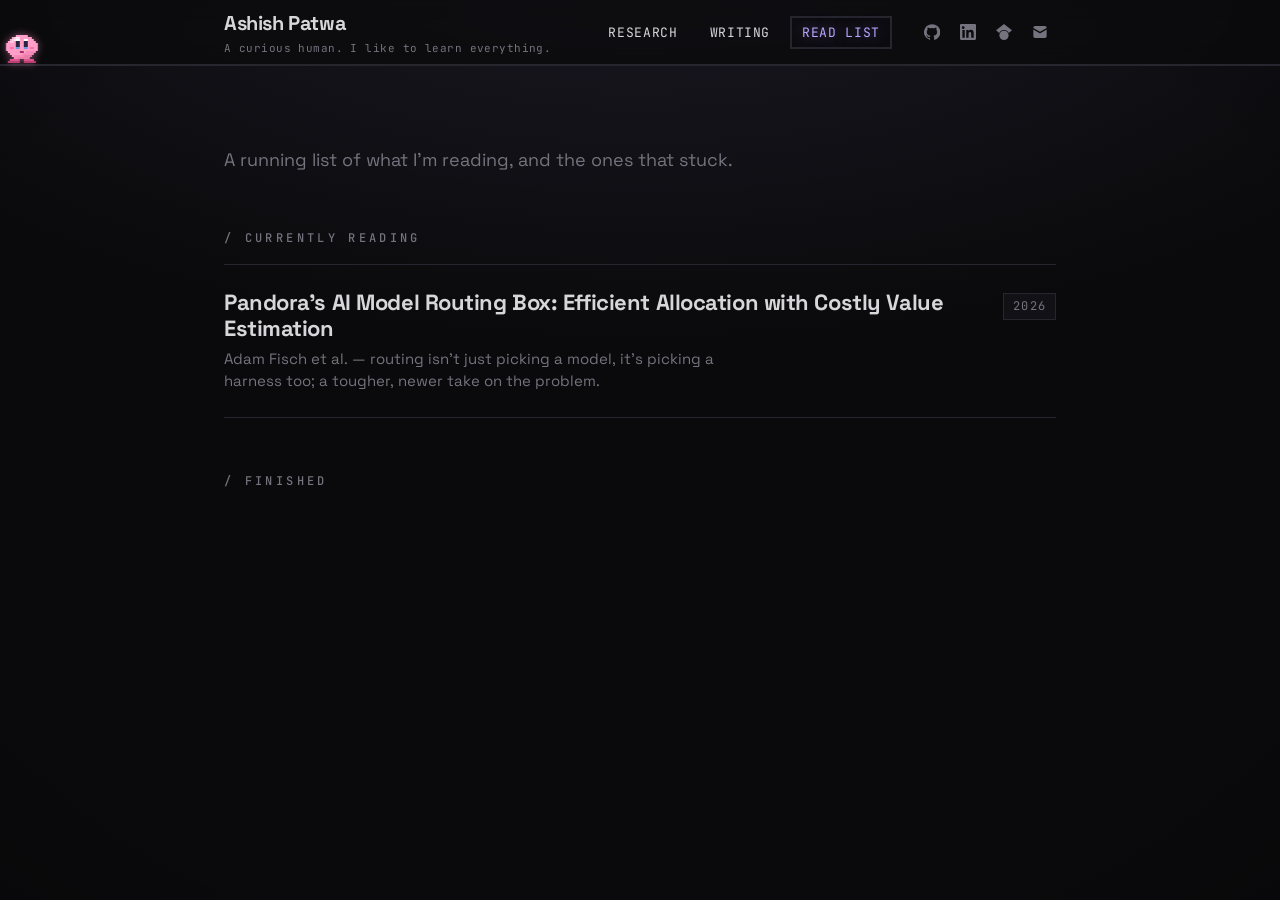
<file: personal-webpage/src/sections/read-list.html>
<!DOCTYPE html>
<html lang="en">
<head>
    <meta charset="UTF-8">
    <meta name="viewport" content="width=device-width, initial-scale=1.0">
    <title>Read List — Ashish Patwa</title>
    <link rel="preconnect" href="https://fonts.googleapis.com">
    <link rel="preconnect" href="https://fonts.gstatic.com" crossorigin>
    <link href="https://fonts.googleapis.com/css2?family=Space+Grotesk:wght@400;500;700&family=JetBrains+Mono:wght@400;500;700&display=swap" rel="stylesheet">
    <link rel="stylesheet" href="../styles/design-tokens.css">
    <link rel="stylesheet" href="../styles/main.css">
</head>
<body>
    <header class="nav">
        <div class="container nav__inner">
            <div class="nav__identity">
                <a class="nav__brand" href="../index.html">Ashish Patwa</a>
                <span class="nav__tagline">A curious human. I like to learn everything.</span>
            </div>

            <div class="nav__end">
                <nav>
                    <ul class="nav__list" id="navList">
                        <li><a class="nav__link" href="../index.html">Research</a></li>
                        <li><a class="nav__link" href="blogs.html">Writing</a></li>
                        <li><a class="nav__link is-active" href="read-list.html">Read List</a></li>
                    </ul>
                </nav>

                <div class="nav__social">
                    <a class="nav__icon" href="https://github.com/coder360-crypto" target="_blank" rel="noopener" aria-label="GitHub" title="GitHub">
                        <svg viewBox="0 0 24 24" aria-hidden="true"><path d="M12 .3a12 12 0 0 0-3.8 23.4c.6.1.8-.3.8-.6v-2c-3.3.7-4-1.6-4-1.6-.6-1.4-1.4-1.8-1.4-1.8-1-.7.1-.7.1-.7 1.2.1 1.8 1.2 1.8 1.2 1 1.8 2.8 1.3 3.5 1 0-.8.4-1.3.7-1.6-2.7-.3-5.5-1.3-5.5-5.9 0-1.3.5-2.4 1.2-3.2 0-.4-.5-1.6.2-3.2 0 0 1-.3 3.3 1.2a11.5 11.5 0 0 1 6 0C17.4 5 18.4 5.3 18.4 5.3c.7 1.6.2 2.8.1 3.2.8.8 1.2 1.9 1.2 3.2 0 4.6-2.8 5.6-5.5 5.9.5.4.9 1.1.9 2.3v3.3c0 .3.2.7.8.6A12 12 0 0 0 12 .3"/></svg>
                    </a>
                    <a class="nav__icon" href="https://www.linkedin.com/in/ashish-patwa-182b2b223/" target="_blank" rel="noopener" aria-label="LinkedIn" title="LinkedIn">
                        <svg viewBox="0 0 24 24" aria-hidden="true"><path d="M20.4 20.5h-3.6v-5.6c0-1.3 0-3-1.8-3s-2.1 1.4-2.1 2.9v5.7H9.4V9h3.4v1.6h.05c.5-.9 1.6-1.9 3.4-1.9 3.6 0 4.3 2.4 4.3 5.5v6.3zM5.3 7.4a2.1 2.1 0 1 1 0-4.1 2.1 2.1 0 0 1 0 4.1zm1.8 13.1H3.6V9h3.5v11.5zM22.2 0H1.8C.8 0 0 .8 0 1.7v20.6c0 .9.8 1.7 1.8 1.7h20.4c1 0 1.8-.8 1.8-1.7V1.7c0-.9-.8-1.7-1.8-1.7z"/></svg>
                    </a>
                    <a class="nav__icon" href="https://scholar.google.com/citations?user=6ay8-fIAAAAJ" target="_blank" rel="noopener" aria-label="Google Scholar" title="Google Scholar">
                        <svg viewBox="0 0 24 24" aria-hidden="true"><path d="M12 24a7 7 0 1 1 0-14 7 7 0 0 1 0 14zm0-24L0 9.5l4.8 3.9A8 8 0 0 1 12 9a8 8 0 0 1 7.2 4.4L24 9.5 12 0z"/></svg>
                    </a>
                    <a class="nav__icon" href="mailto:ashishdevvanshi786@gmail.com" aria-label="Email" title="Email">
                        <svg viewBox="0 0 24 24" aria-hidden="true"><path d="M2 5.5A2.5 2.5 0 0 1 4.5 3h15A2.5 2.5 0 0 1 22 5.5v.4l-10 5.9L2 5.9v-.4zm0 2.7v10.3A2.5 2.5 0 0 0 4.5 21h15a2.5 2.5 0 0 0 2.5-2.5V8.2l-9.5 5.6a1 1 0 0 1-1 0L2 8.2z"/></svg>
                    </a>
                </div>
            </div>

            <button class="nav__toggle" id="navToggle" aria-label="Toggle navigation" aria-expanded="false" aria-controls="navList">
                <span class="nav__toggle-bar"></span>
            </button>
        </div>

        <!-- Poyo: pixel mascot — stands still, walks to where you click -->
        <div class="poyo" aria-hidden="true">
            <span class="poyo__say">poyo!</span>
            <div class="poyo__char">
                <svg class="poyo__svg" viewBox="0 0 16 14" shape-rendering="crispEdges" xmlns="http://www.w3.org/2000/svg">
                    <!-- body -->
                    <g fill="#ff9ec9">
                        <rect x="5" y="0" width="6" height="1"/>
                        <rect x="3" y="1" width="10" height="1"/>
                        <rect x="2" y="2" width="12" height="1"/>
                        <rect x="1" y="3" width="14" height="1"/>
                        <rect x="0" y="4" width="16" height="4"/>
                        <rect x="1" y="8" width="14" height="1"/>
                        <rect x="2" y="9" width="12" height="1"/>
                        <rect x="3" y="10" width="10" height="1"/>
                        <rect x="4" y="11" width="8" height="1"/>
                    </g>
                    <!-- soft upper-left sheen -->
                    <g fill="#ffc9e2">
                        <rect x="4" y="1" width="3" height="1"/>
                        <rect x="3" y="2" width="3" height="1"/>
                        <rect x="2" y="3" width="2" height="1"/>
                    </g>
                    <g fill="#ffeaf4">
                        <rect x="5" y="1" width="2" height="1"/>
                        <rect x="4" y="2" width="1" height="1"/>
                    </g>
                    <!-- lower-right shading -->
                    <g fill="#f78ab9">
                        <rect x="10" y="8" width="5" height="1"/>
                        <rect x="8" y="9" width="6" height="1"/>
                        <rect x="4" y="10" width="9" height="1"/>
                        <rect x="4" y="11" width="8" height="1"/>
                    </g>
                    <g fill="#ea7ea9">
                        <rect x="9" y="10" width="4" height="1"/>
                        <rect x="6" y="11" width="6" height="1"/>
                    </g>
                    <!-- blush -->
                    <g fill="#ff6fa8">
                        <rect x="2" y="6" width="2" height="1"/>
                        <rect x="12" y="6" width="2" height="1"/>
                    </g>
                    <!-- eyes -->
                    <g fill="#ffffff">
                        <rect x="5" y="2" width="2" height="1"/>
                        <rect x="9" y="2" width="2" height="1"/>
                    </g>
                    <g fill="#2b2540">
                        <rect x="5" y="3" width="2" height="3"/>
                        <rect x="9" y="3" width="2" height="3"/>
                    </g>
                    <g fill="#6f9ae0">
                        <rect x="5" y="6" width="2" height="1"/>
                        <rect x="9" y="6" width="2" height="1"/>
                    </g>
                    <!-- mouth -->
                    <rect x="7" y="8" width="2" height="1" fill="#a83260"/>
                    <!-- feet: idle (standing), a/b (walk cycle) -->
                    <g class="poyo-feet poyo-feet--idle">
                        <g fill="#dd5490">
                            <rect x="2" y="12" width="5" height="1"/>
                            <rect x="9" y="12" width="5" height="1"/>
                        </g>
                        <g fill="#bb3f73">
                            <rect x="1" y="13" width="6" height="1"/>
                            <rect x="9" y="13" width="6" height="1"/>
                        </g>
                    </g>
                    <g class="poyo-feet poyo-feet--a">
                        <g fill="#dd5490">
                            <rect x="3" y="12" width="5" height="1"/>
                            <rect x="8" y="12" width="5" height="1"/>
                        </g>
                        <g fill="#bb3f73">
                            <rect x="2" y="13" width="6" height="1"/>
                            <rect x="8" y="13" width="6" height="1"/>
                        </g>
                    </g>
                    <g class="poyo-feet poyo-feet--b">
                        <g fill="#dd5490">
                            <rect x="1" y="12" width="5" height="1"/>
                            <rect x="10" y="12" width="5" height="1"/>
                        </g>
                        <g fill="#bb3f73">
                            <rect x="0" y="13" width="6" height="1"/>
                            <rect x="10" y="13" width="6" height="1"/>
                        </g>
                    </g>
                </svg>
            </div>
        </div>
    </header>

    <main>
        <section class="section" id="read-list">
            <div class="container">
                <p class="lead">A running list of what I'm reading, and the ones that stuck.</p>

                <span class="kicker">/ currently reading</span>
                <ul class="entry-list" style="margin-bottom: var(--s-7);">
                    <li class="entry">
                        <div class="entry__main">
                            <h3 class="entry__title"><a href="https://www.alphaxiv.org/pdf/2608.20316v1">Pandora's AI Model Routing Box: Efficient Allocation with Costly Value Estimation</a></h3>
                            <p class="entry__desc">Adam Fisch et al. — routing isn't just picking a model, it's picking a harness too; a tougher, newer take on the problem.</p>
                        </div>
                        <span class="entry__year">2026</span>
                    </li>


                </ul>

                <span class="kicker">/ finished</span>
                <ul class="entry-list">
                

                </ul>
            </div>
        </section>
    </main>


    <script src="../scripts/main.js"></script>
</body>
</html>
</file>
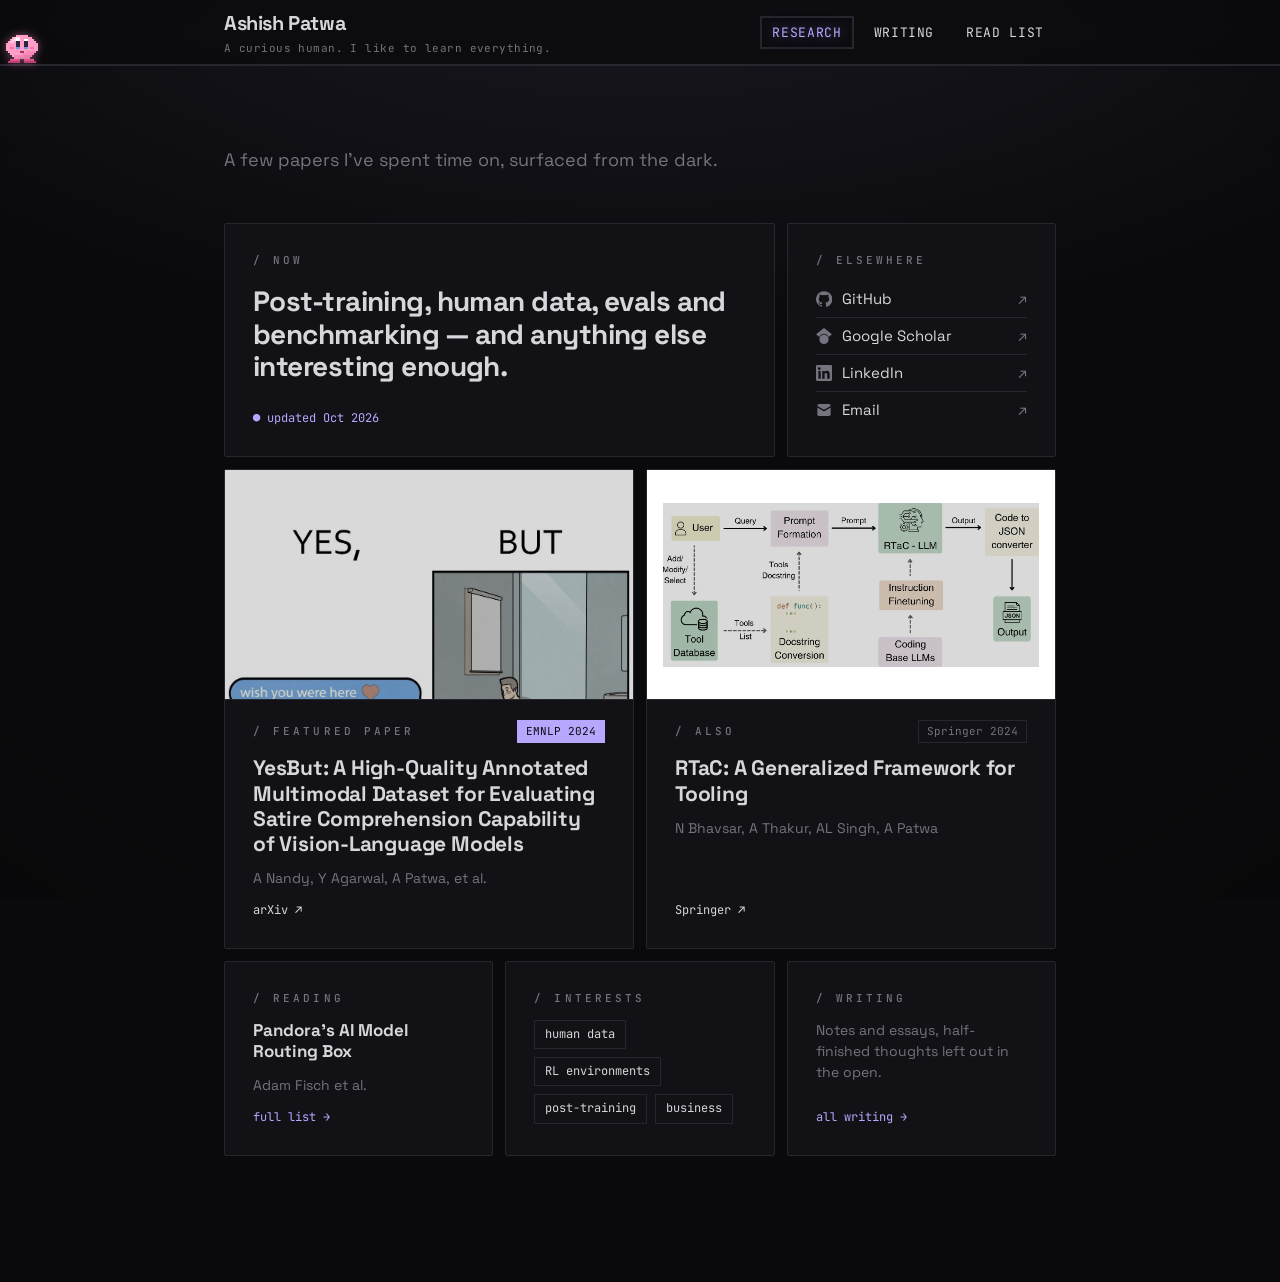
<file: personal-webpage/src/sections/research.html>
<!DOCTYPE html>
<html lang="en">
<head>
    <meta charset="UTF-8">
    <meta http-equiv="refresh" content="0; url=../index.html">
    <link rel="canonical" href="../index.html">
    <title>Research — Ashish Patwa</title>
</head>
<body>
    <p>Research now lives on the home page. <a href="../index.html">Continue →</a></p>
</body>
</html>
</file>
<file: personal-webpage/src/styles/design-tokens.css>
:root {
  color-scheme: dark;

  /* ---- Mysterious palette ---- */
  --paper: #0a0a0c;        /* near-black base */
  --panel: #121216;        /* faint raised surface */
  --ink: #d6d6db;          /* soft primary text (not bright white) */
  --muted: #74737e;        /* dim secondary text */
  --faint: #26262e;        /* hairline borders */
  --accent: #b9a6ff;       /* ethereal violet glow */
  --on-accent: #0a0a0c;    /* text on accent fills */

  /* ---- Type ---- */
  --font-sans: 'Space Grotesk', system-ui, -apple-system, 'Segoe UI', sans-serif;
  --font-mono: 'JetBrains Mono', 'SF Mono', ui-monospace, monospace;

  /* ---- Primitives ---- */
  --border: 1px solid var(--faint);
  --border-bold: 1px solid var(--muted);
  --shadow: none;
  --shadow-lg: 0 0 40px rgba(185, 166, 255, 0.18);
  --glow: 0 0 24px rgba(185, 166, 255, 0.20);
  --radius: 2px;

  /* ---- Layout ---- */
  --maxw: 880px;
  --gutter: 24px;

  /* ---- Spacing (4px grid) ---- */
  --s-1: 4px;
  --s-2: 8px;
  --s-3: 12px;
  --s-4: 16px;
  --s-5: 24px;
  --s-6: 32px;
  --s-7: 48px;
  --s-8: 64px;
  --s-9: 80px;
  --s-10: 96px;

  /* ---- Motion ---- */
  --t-fast: 140ms ease;
  --t-base: 240ms ease;
}
</file>
<file: personal-webpage/src/styles/main.css>
/* ============================================================
   Personal Webpage — Neo-brutalist / minimal
   ============================================================ */

*,
*::before,
*::after {
    box-sizing: border-box;
}

html {
    scroll-behavior: smooth;
    scroll-padding-top: 84px;
}

body {
    margin: 0;
    min-height: 100vh;
    display: flex;
    flex-direction: column;
    background-color: var(--paper);
    background-image:
        radial-gradient(120% 80% at 50% -10%, rgba(185, 166, 255, 0.10), transparent 60%),
        radial-gradient(100% 100% at 50% 50%, transparent 55%, rgba(0, 0, 0, 0.55) 100%);
    background-attachment: fixed;
    color: var(--ink);
    font-family: var(--font-sans);
    font-size: 17px;
    line-height: 1.6;
    -webkit-font-smoothing: antialiased;
    text-rendering: optimizeLegibility;
}

/* Let main fill the viewport on short pages */
main {
    flex: 1 0 auto;
}

/* ---------- Typography ---------- */
h1,
h2,
h3,
h4 {
    margin: 0;
    font-weight: 700;
    line-height: 1.05;
    letter-spacing: -0.02em;
}

p { margin: 0; }
a { color: inherit; text-decoration: none; }
ul { margin: 0; padding: 0; list-style: none; }
strong { font-weight: 700; }

.mark {
    color: var(--accent);
    text-shadow: 0 0 18px rgba(185, 166, 255, 0.55);
}

.cursor {
    color: var(--accent);
    text-shadow: 0 0 18px rgba(185, 166, 255, 0.6);
    animation: blink 1.2s steps(1) infinite;
}

@keyframes blink {
    50% { opacity: 0; }
}

.kicker {
    display: inline-block;
    font-family: var(--font-mono);
    font-size: 12px;
    font-weight: 500;
    text-transform: uppercase;
    letter-spacing: 0.28em;
    color: var(--muted);
    margin-bottom: var(--s-4);
}

.heading {
    font-size: 34px;
    margin-bottom: var(--s-5);
    letter-spacing: -0.01em;
}

.lead {
    font-size: 18px;
    color: var(--muted);
    margin-bottom: var(--s-7);
    max-width: 60ch;
}

/* ---------- Layout ---------- */
.container {
    width: 100%;
    max-width: var(--maxw);
    margin: 0 auto;
    padding: 0 var(--gutter);
}

.section {
    padding: var(--s-9) 0;
    border-top: var(--border);
}

/* ---------- Navigation ---------- */
.nav {
    position: sticky;
    top: 0;
    z-index: 50;
    background: rgba(10, 10, 12, 0.72);
    -webkit-backdrop-filter: blur(10px);
    backdrop-filter: blur(10px);
    border-bottom: var(--border);
}

.nav__inner {
    display: flex;
    align-items: center;
    justify-content: space-between;
    height: 64px;
}

.nav__identity {
    display: flex;
    flex-direction: column;
    gap: 1px;
    min-width: 0;
}

.nav__tagline {
    font-family: var(--font-mono);
    font-size: 11px;
    letter-spacing: 0.04em;
    color: var(--muted);
    white-space: nowrap;
}

.nav__brand {
    font-weight: 700;
    font-size: 20px;
    letter-spacing: -0.02em;
}

.nav__list {
    display: flex;
    align-items: center;
    gap: var(--s-2);
}

.nav__link {
    font-family: var(--font-mono);
    font-size: 13px;
    white-space: nowrap;
    text-transform: uppercase;
    letter-spacing: 0.05em;
    padding: 6px 10px;
    border: 2px solid transparent;
    transition: background var(--t-fast), border-color var(--t-fast);
}

.nav__link:hover,
.nav__link.is-active {
    color: var(--accent);
    border-color: var(--faint);
    text-shadow: 0 0 14px rgba(185, 166, 255, 0.5);
}

.nav__end {
    display: flex;
    align-items: center;
    gap: var(--s-5);
}

.nav__social {
    display: flex;
    align-items: center;
    gap: var(--s-1);
}

.nav__icon {
    display: flex;
    align-items: center;
    justify-content: center;
    width: 32px;
    height: 32px;
    color: var(--muted);
    border: 1px solid transparent;
    transition: color var(--t-fast), border-color var(--t-fast);
}

.nav__icon svg {
    display: block;
    width: 16px;
    height: 16px;
    fill: currentColor;
}

.nav__icon:hover {
    color: var(--accent);
    border-color: var(--faint);
    filter: drop-shadow(0 0 8px rgba(185, 166, 255, 0.55));
}

.nav__toggle {
    display: none;
    background: var(--panel);
    border: var(--border);
    box-shadow: var(--shadow);
    width: 42px;
    height: 42px;
    cursor: pointer;
    align-items: center;
    justify-content: center;
}

.nav__toggle-bar,
.nav__toggle-bar::before,
.nav__toggle-bar::after {
    content: "";
    display: block;
    width: 20px;
    height: 2px;
    background: var(--ink);
    position: relative;
}

.nav__toggle-bar::before {
    position: absolute;
    top: -6px;
}

.nav__toggle-bar::after {
    position: absolute;
    top: 6px;
}

/* ---------- Intro ---------- */
.intro {
    padding: var(--s-9) 0 var(--s-8);
}

.intro__inner {
    display: flex;
    align-items: flex-start;
    gap: var(--s-7);
}

.avatar {
    flex: none;
    width: 128px;
    height: 128px;
    background: var(--panel);
    border: 1px solid var(--faint);
    box-shadow: var(--shadow-lg);
    display: flex;
    align-items: center;
    justify-content: center;
    font-weight: 700;
    font-size: 44px;
    color: var(--accent);
    text-shadow: 0 0 18px rgba(185, 166, 255, 0.5);
    overflow: hidden;
}

.avatar img {
    width: 100%;
    height: 100%;
    object-fit: cover;
}

.intro__title {
    font-size: 52px;
    line-height: 1.02;
    letter-spacing: -0.02em;
    margin-bottom: var(--s-4);
    text-shadow: 0 0 40px rgba(0, 0, 0, 0.6);
}

.intro__text {
    font-size: 18px;
    color: var(--muted);
    max-width: 52ch;
    line-height: 1.6;
}

.intro__links {
    display: flex;
    flex-wrap: wrap;
    gap: var(--s-3);
    margin-top: var(--s-5);
}

.intro__links a {
    font-family: var(--font-mono);
    font-size: 12px;
    text-transform: uppercase;
    letter-spacing: 0.18em;
    padding: 11px 18px;
    color: var(--muted);
    background: var(--panel);
    border: 1px solid var(--faint);
    transition: color var(--t-fast), border-color var(--t-fast), box-shadow var(--t-fast);
}

.intro__links a:hover {
    color: var(--accent);
    border-color: var(--accent);
    box-shadow: var(--glow);
}

/* ---------- About ---------- */
.prose p {
    color: var(--muted);
    font-size: 18px;
    line-height: 1.65;
}

.prose p + p {
    margin-top: var(--s-4);
}

.currently {
    display: inline-block;
    margin-top: var(--s-6);
    font-family: var(--font-mono);
    font-size: 13px;
    color: var(--ink);
    background: var(--panel);
    border: var(--border);
    box-shadow: var(--shadow);
    padding: 10px 14px;
}

.currently__label {
    font-weight: 700;
    text-transform: uppercase;
    margin-right: var(--s-2);
    padding-right: var(--s-2);
    border-right: 2px solid var(--ink);
}

/* ---------- Research (entry list) ---------- */
.entry-list {
    display: flex;
    flex-direction: column;
}

.entry {
    display: flex;
    justify-content: space-between;
    align-items: baseline;
    gap: var(--s-5);
    padding: var(--s-5) 0;
    border-top: var(--border);
}

.entry:last-child {
    border-bottom: var(--border);
}

.entry__title {
    font-size: 22px;
    font-weight: 700;
    line-height: 1.2;
    margin-bottom: 6px;
}

.entry__title a:hover {
    color: var(--accent);
    text-shadow: 0 0 16px rgba(185, 166, 255, 0.5);
}

.entry__desc {
    color: var(--muted);
    font-size: 15px;
    line-height: 1.5;
    max-width: 54ch;
}

.entry__year {
    flex: none;
    font-family: var(--font-mono);
    font-size: 12px;
    letter-spacing: 0.1em;
    color: var(--muted);
    background: var(--panel);
    border: 1px solid var(--faint);
    padding: 3px 9px;
}

/* ---------- Research (bento grid) ---------- */
.bento {
    display: grid;
    grid-template-columns: repeat(6, minmax(0, 1fr));
    gap: var(--s-3);
}

.tile {
    grid-column: span 2;
    display: flex;
    flex-direction: column;
    gap: var(--s-3);
    --tile-pad: 28px;
    padding: var(--tile-pad);
    background: var(--panel);
    border: var(--border);
    border-radius: var(--radius);
    transition: border-color var(--t-fast), box-shadow var(--t-fast);
}

.tile:hover {
    border-color: rgba(185, 166, 255, 0.35);
    box-shadow: var(--glow);
}

.tile--now { grid-column: span 4; min-height: 200px; gap: var(--s-4); }
.tile--paper { grid-column: span 3; }

.tile__preview {
    position: relative;
    display: block;
    margin: calc(-1 * var(--tile-pad)) calc(-1 * var(--tile-pad)) var(--s-2);
    aspect-ratio: 16 / 9;
    overflow: hidden;
    border-bottom: var(--border);
    background: repeating-linear-gradient(45deg, var(--panel) 0 10px, #16161b 10px 20px);
}

.tile__preview img {
    position: absolute;
    inset: 0;
    width: 100%;
    height: 100%;
    object-fit: cover;
    object-position: top;
    z-index: 1;
    filter: grayscale(0.35) brightness(0.85);
    transition: filter var(--t-base), transform var(--t-base);
}

/* Diagrams sit whole inside the frame, on their own white ground */
.tile__preview--light {
    background: #ffffff;
}

.tile__preview .tile__preview-img--contain {
    object-fit: contain;
    object-position: center;
    padding: var(--s-4);
}

.tile:hover .tile__preview img {
    filter: none;
    transform: scale(1.03);
}

.tile__preview-fallback {
    position: absolute;
    inset: 0;
    display: flex;
    align-items: center;
    justify-content: center;
    font-family: var(--font-mono);
    font-size: 12px;
    color: var(--muted);
}

.tile__head {
    display: flex;
    justify-content: space-between;
    align-items: center;
    gap: var(--s-3);
}

.tile__label {
    font-family: var(--font-mono);
    font-size: 11px;
    font-weight: 500;
    text-transform: uppercase;
    letter-spacing: 0.28em;
    color: var(--muted);
}

.tile__statement {
    font-size: 28px;
    font-weight: 700;
    line-height: 1.15;
    letter-spacing: -0.02em;
}

.tile__meta {
    margin-top: auto;
    font-family: var(--font-mono);
    font-size: 12px;
    color: var(--muted);
}

.tile__meta--accent,
.tile__more {
    color: var(--accent);
}

.tile__badge {
    flex: none;
    font-family: var(--font-mono);
    font-size: 11px;
    color: var(--muted);
    border: var(--border);
    padding: 2px 8px;
}

.tile__badge--accent {
    color: var(--on-accent);
    background: var(--accent);
    border-color: var(--accent);
}

.tile__title {
    font-size: 21px;
    line-height: 1.2;
    letter-spacing: -0.01em;
}

.tile__title a:hover,
.tile__item:hover,
.tile__links a:hover,
.tile__actions a:hover {
    color: var(--accent);
    text-shadow: 0 0 16px rgba(185, 166, 255, 0.5);
}

.tile__item {
    font-size: 17px;
    font-weight: 700;
    line-height: 1.25;
}

.tile__desc {
    font-size: 14px;
    line-height: 1.5;
    color: var(--muted);
}

.tile__actions,
.tile__more {
    margin-top: auto;
    font-family: var(--font-mono);
    font-size: 12px;
}

.tile__actions {
    display: flex;
    gap: var(--s-4);
}

.tile__links li + li {
    border-top: var(--border);
}

.tile__links a {
    display: flex;
    justify-content: space-between;
    padding: 6px 0;
    font-size: 15px;
}

.tile__links a > span:last-child {
    color: var(--muted);
}

.tile__link-name {
    display: inline-flex;
    align-items: center;
    gap: 10px;
}

.tile__icon {
    width: 16px;
    height: 16px;
    flex: none;
    fill: var(--muted);
    transition: fill var(--t-fast);
}

.tile__links a:hover .tile__icon {
    fill: var(--accent);
}

.tile__chips {
    display: flex;
    flex-wrap: wrap;
    gap: var(--s-2);
    font-family: var(--font-mono);
    font-size: 12px;
}

.tile__chips li {
    border: var(--border);
    padding: 4px 10px;
}

/* ---------- Writing (post list) ---------- */
.post-list {
    display: flex;
    flex-direction: column;
}

.post {
    display: grid;
    grid-template-columns: 120px 1fr;
    gap: var(--s-5);
    padding: var(--s-5) 0;
    border-top: var(--border);
}

.post:last-child {
    border-bottom: var(--border);
}

.post__date {
    font-family: var(--font-mono);
    font-size: 13px;
    text-transform: uppercase;
    letter-spacing: 0.04em;
    color: var(--muted);
    padding-top: 4px;
}

.post__title {
    font-size: 21px;
    font-weight: 700;
    line-height: 1.2;
    margin-bottom: 6px;
}

.post__title a:hover {
    color: var(--accent);
    text-shadow: 0 0 16px rgba(185, 166, 255, 0.5);
}

.post__excerpt {
    color: var(--muted);
    font-size: 15px;
    line-height: 1.5;
    max-width: 58ch;
}

/* ---------- Article (single post) ---------- */
.container--wide {
    max-width: 1040px;
}

.article {
    padding: var(--s-8) 0 var(--s-10);
}

.article__back {
    font-family: var(--font-mono);
    font-size: 12px;
    letter-spacing: 0.2em;
    text-transform: uppercase;
    color: var(--muted);
}

.article__back:hover { color: var(--accent); }

.article__header {
    display: flex;
    flex-direction: column;
    gap: var(--s-4);
    margin-top: var(--s-7);
    padding-bottom: var(--s-7);
    border-bottom: var(--border);
}

.article__kicker,
.rail__label {
    font-family: var(--font-mono);
    font-size: 11px;
    letter-spacing: 0.28em;
    text-transform: uppercase;
    color: var(--muted);
}

.article__kicker { color: var(--accent); }

.article__title {
    font-size: 56px;
    line-height: 1.02;
    letter-spacing: -0.03em;
    max-width: 18ch;
}

.article__dek {
    font-size: 20px;
    line-height: 1.5;
    color: var(--muted);
    max-width: 52ch;
}

.article__meta {
    display: flex;
    flex-wrap: wrap;
    gap: var(--s-5);
    margin: 0;
    font-family: var(--font-mono);
    font-size: 12px;
    color: var(--muted);
}

.article__meta div { display: flex; gap: var(--s-2); }
.article__meta dd { margin: 0; color: var(--ink); }

.article__layout {
    display: flex;
    flex-wrap: wrap;
    align-items: flex-start;
    gap: 56px;
    padding-top: var(--s-7);
}

.article__rail {
    flex: 1 1 200px;
    max-width: 220px;
    display: flex;
    flex-direction: column;
    gap: var(--s-6);
}

@media (min-width: 900px) {
    .article__rail {
        position: sticky;
        top: 88px;
        max-height: calc(100vh - 112px);
        overflow-y: auto;
        scrollbar-width: thin;
    }
}

.toc {
    display: flex;
    flex-direction: column;
    gap: var(--s-1);
}

.toc .rail__label { margin-bottom: 10px; }

.toc__link {
    font-size: 14px;
    padding: 6px 0 6px 12px;
    border-left: 2px solid var(--faint);
    color: var(--muted);
    transition: color var(--t-fast), border-color var(--t-fast);
}

.toc__link:hover,
.toc__link.is-current {
    color: var(--ink);
    border-left-color: var(--accent);
}

.rail__group {
    display: flex;
    flex-direction: column;
    gap: 10px;
}

.rail__copy {
    align-self: flex-start;
    padding: 0;
    border: 0;
    background: none;
    font-family: var(--font-mono);
    font-size: 12px;
    color: var(--ink);
    cursor: pointer;
}

.rail__copy:hover { color: var(--accent); }

.article__body {
    flex: 999 1 560px;
    min-width: 0;
    max-width: 680px;
    display: flex;
    flex-direction: column;
    gap: var(--s-5);
    font-size: 18px;
    line-height: 1.75;
}

.article__body a {
    overflow-wrap: anywhere;
    color: var(--accent);
    border-bottom: 1px solid rgba(185, 166, 255, 0.4);
}

.article__body h2 {
    margin-top: var(--s-5);
    font-size: 28px;
    line-height: 1.15;
    scroll-margin-top: 96px;
}

.article__lede {
    font-size: 21px;
    line-height: 1.6;
    scroll-margin-top: 96px;
}

.article__lede::first-letter {
    float: left;
    font-size: 64px;
    line-height: 0.9;
    font-weight: 700;
    color: var(--accent);
    margin: 6px 12px 0 0;
}

.article__num {
    font-family: var(--font-mono);
    font-size: 14px;
    color: var(--accent);
    margin-right: var(--s-3);
}

.callout {
    display: flex;
    flex-direction: column;
    gap: 6px;
    padding: 20px 24px;
    background: var(--panel);
    border: var(--border);
    border-radius: var(--radius);
}

.callout .rail__label { color: var(--accent); }
.callout p { font-size: 16px; line-height: 1.6; }

.figure {
    margin: var(--s-2) 0;
    display: flex;
    flex-direction: column;
    gap: 10px;
}

.figure__frame {
    height: 280px;
    display: flex;
    align-items: center;
    justify-content: center;
    border: var(--border);
    background: repeating-linear-gradient(45deg, var(--panel) 0 10px, #16161b 10px 20px);
    font-family: var(--font-mono);
    font-size: 12px;
    color: var(--muted);
}

.figure img { width: 100%; height: auto; border: var(--border); }

.figure figcaption {
    font-family: var(--font-mono);
    font-size: 12px;
    color: var(--muted);
}

.code {
    margin: 0;
    background: var(--panel);
    border: var(--border);
    border-radius: var(--radius);
    font-family: var(--font-mono);
    font-size: 14px;
    line-height: 1.7;
    overflow-x: auto;
}

.code__file {
    display: block;
    padding: 8px 16px;
    border-bottom: var(--border);
    font-size: 12px;
    color: var(--muted);
}

.code code {
    display: block;
    padding: 16px;
}

.byline {
    display: flex;
    align-items: center;
    gap: var(--s-4);
    margin-top: var(--s-6);
    padding-top: var(--s-5);
    border-top: var(--border);
}

.byline__avatar {
    width: 44px;
    height: 44px;
    flex: none;
    display: flex;
    align-items: center;
    justify-content: center;
    border-radius: 50%;
    background: var(--panel);
    border: var(--border);
    font-family: var(--font-mono);
    font-size: 13px;
    color: var(--accent);
}

.byline__text {
    flex-grow: 1;
    display: flex;
    flex-direction: column;
    gap: 2px;
    font-size: 15px;
    line-height: 1.4;
}

.byline__text span { font-size: 13px; color: var(--muted); }

.article__body .byline__reply {
    font-family: var(--font-mono);
    font-size: 13px;
    padding: 12px 16px;
    border: 1px solid var(--accent);
}

.article__video {
    margin-top: var(--s-7);
    scroll-margin-top: 96px;
}

.article__video video {
    display: block;
    width: 100%;
    aspect-ratio: 16 / 9;
    background: #000;
    border: var(--border);
    border-radius: var(--radius);
    box-shadow: var(--shadow-lg);
}

.article__body h3 {
    margin-top: var(--s-3);
    font-size: 20px;
    line-height: 1.25;
}

.article__body ul,
.article__body ol {
    display: flex;
    flex-direction: column;
    gap: var(--s-2);
    padding-left: 1.4em;
}

.article__body ul { list-style: square; }
.article__body ol { list-style: decimal; }
.article__body li::marker { color: var(--accent); }

.article__body ul ul {
    margin-top: var(--s-2);
    list-style: circle;
}

.math-block {
    overflow-x: auto;
    overflow-y: hidden;
    padding: var(--s-1) 0;
}

.article__body .katex {
    position: relative; /* contains KaTeX's hidden MathML so it can't widen the page */
    font-size: 1.05em;
}
.article__body .katex-display {
    margin: 0;
    overflow-x: auto;
    overflow-y: hidden;
}

.table-wrap {
    overflow-x: auto;
    border: var(--border);
    border-radius: var(--radius);
}

.table-wrap table {
    width: 100%;
    border-collapse: collapse;
    font-size: 14px;
    line-height: 1.5;
}

.table-wrap th,
.table-wrap td {
    padding: 8px 12px;
    text-align: left;
    white-space: nowrap;
    border-bottom: var(--border);
}

.table-wrap th {
    background: var(--panel);
    font-family: var(--font-mono);
    font-size: 11px;
    font-weight: 500;
    letter-spacing: 0.08em;
    text-transform: uppercase;
    color: var(--muted);
}

.table-wrap tr:last-child td { border-bottom: 0; }

.article__body code {
    font-family: var(--font-mono);
    font-size: 0.85em;
    padding: 1px 5px;
    background: var(--panel);
    border: var(--border);
}

@media (max-width: 760px) {
    .article__title { font-size: 38px; }
    .article__layout { gap: var(--s-6); }
    .article__rail { max-width: none; }
}

.post__tag {
    display: inline-block;
    margin-top: var(--s-3);
    font-family: var(--font-mono);
    font-size: 11px;
    color: var(--accent);
    border: 1px solid rgba(185, 166, 255, 0.4);
    padding: 2px 8px;
}

/* ---------- A11y ---------- */
:focus-visible {
    outline: 2px solid var(--accent);
    outline-offset: 2px;
}

/* ---------- Responsive ---------- */
@media (max-width: 768px) {
    .intro {
        padding-top: var(--s-7);
    }

    .intro__inner {
        flex-direction: column;
        gap: var(--s-5);
    }

    .intro__title {
        font-size: 38px;
    }

    .heading {
        font-size: 28px;
    }

    .entry {
        flex-direction: column;
        gap: var(--s-2);
    }

    .entry__year {
        align-self: flex-start;
        order: -1;
    }

    .post {
        grid-template-columns: 1fr;
        gap: var(--s-2);
    }

    .post__date {
        padding-top: 0;
    }

    .bento {
        grid-template-columns: repeat(2, minmax(0, 1fr));
    }

    .tile,
    .tile--paper {
        grid-column: span 1;
    }

    .tile--now {
        grid-column: span 2;
    }
}

@media (max-width: 560px) {
    .bento {
        grid-template-columns: 1fr;
    }

    .tile,
    .tile--now,
    .tile--paper {
        grid-column: auto;
        --tile-pad: var(--s-5);
    }

    .tile__statement {
        font-size: 24px;
    }
}

@media (max-width: 600px) {
    :root {
        --gutter: 16px;
    }

    .section {
        padding: var(--s-8) 0;
    }

    .nav__toggle {
        display: inline-flex;
    }

    .nav__list {
        position: absolute;
        top: 64px;
        left: 0;
        right: 0;
        flex-direction: column;
        align-items: stretch;
        gap: 0;
        background: var(--paper);
        border-bottom: var(--border);
        padding: 0 var(--gutter);
        max-height: 0;
        border-bottom-width: 0;
        overflow: hidden;
        transition: max-height var(--t-base), padding var(--t-base);
    }

    .nav__list.is-open {
        max-height: 360px;
        padding-top: var(--s-3);
        padding-bottom: var(--s-4);
        border-bottom-width: 1px;
    }

    .nav__end {
        gap: 0;
    }

    .nav__icon {
        width: 36px;
        height: 36px;
    }

    .nav__link {
        display: block;
        padding: 12px 10px;
        border: 1px solid var(--faint);
        margin-top: var(--s-2);
    }

    .intro__title {
        font-size: 34px;
    }
}

/* The nav tagline is the first thing to go when the bar gets crowded */
@media (max-width: 940px) {
    .nav__tagline {
        display: none;
    }
}

/* ---------- Reduced motion ---------- */
@media (prefers-reduced-motion: reduce) {
    html {
        scroll-behavior: auto;
    }

    * {
        transition: none !important;
        animation: none !important;
    }
}

/* ============================================================
   Poyo — pixel mascot. Stands still; walks to where you click.
   ============================================================ */
.poyo {
    position: absolute;
    bottom: 1px;
    left: 6px;
    width: 32px;
    height: 28px;
    pointer-events: none;
    z-index: 1;
    transform: scaleX(1);
    transition: left 1s linear;
}

/* contact shadow keeps him grounded */
.poyo::after {
    content: "";
    position: absolute;
    left: 50%;
    bottom: -1px;
    width: 24px;
    height: 4px;
    margin-left: -12px;
    border-radius: 50%;
    background: radial-gradient(closest-side, rgba(0, 0, 0, 0.55), transparent);
    opacity: 0.5;
    z-index: -1;
}

.poyo__say {
    position: absolute;
    bottom: 100%;
    left: 50%;
    margin-bottom: 4px;
    transform: translate(-50%, 0);
    white-space: nowrap;
    font-family: var(--font-mono);
    font-size: 9px;
    letter-spacing: 0.1em;
    color: #ff9ec9;
    background: var(--panel);
    border: 1px solid var(--faint);
    border-radius: 8px;
    padding: 2px 6px;
    opacity: 0;
    animation: poyo-say 4s ease 0.4s forwards;
}

.poyo__char {
    width: 100%;
    height: 100%;
    transform-origin: 50% 100%;
}

.poyo__svg {
    display: block;
    width: 100%;
    height: 100%;
    image-rendering: pixelated;
    image-rendering: crisp-edges;
    filter: drop-shadow(0 0 4px rgba(255, 150, 200, 0.45));
}

/* alternate walk frames are hidden until walking */
.poyo-feet--a,
.poyo-feet--b { opacity: 0; }

.poyo.is-walking .poyo__char {
    animation: poyo-bob 0.4s steps(1) infinite;
}

.poyo.is-walking .poyo-feet--idle {
    opacity: 0;
}

.poyo.is-walking .poyo-feet--a {
    animation: poyo-fa 0.4s steps(1) infinite;
}

.poyo.is-walking .poyo-feet--b {
    animation: poyo-fb 0.4s steps(1) infinite;
}

@keyframes poyo-bob {
    0%, 49.999% { transform: translateY(0); }
    50%, 100%   { transform: translateY(-1px); }
}

@keyframes poyo-fa {
    0%, 49.999% { opacity: 1; }
    50%, 100%   { opacity: 0; }
}

@keyframes poyo-fb {
    0%, 49.999% { opacity: 0; }
    50%, 100%   { opacity: 1; }
}

@keyframes poyo-say {
    0%   { opacity: 0; transform: translate(-50%, 3px) scale(0.8); }
    12%  { opacity: 1; transform: translate(-50%, 0) scale(1); }
    78%  { opacity: 1; transform: translate(-50%, 0) scale(1); }
    100% { opacity: 0; transform: translate(-50%, -2px) scale(0.95); }
}

/* Poyo rests on small screens */
@media (max-width: 600px) {
    .poyo {
        display: none;
    }
}
</file>
